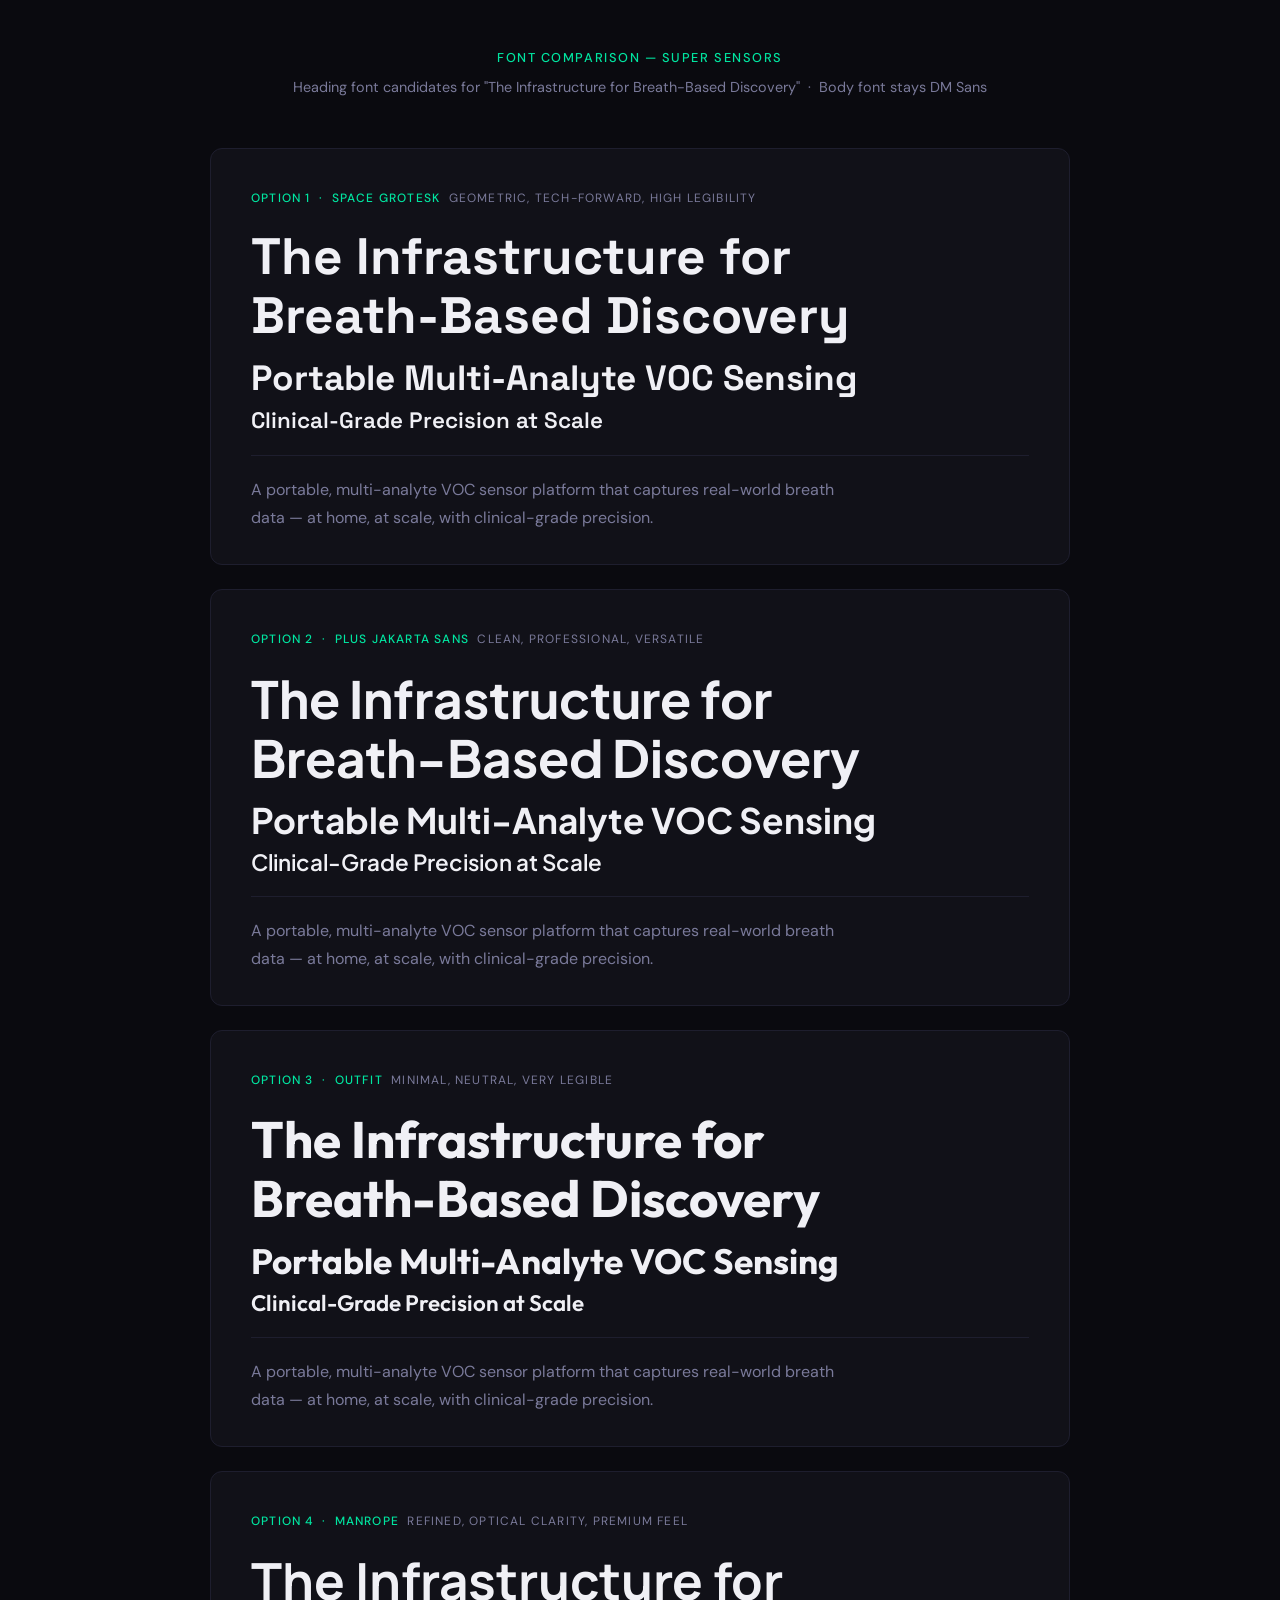
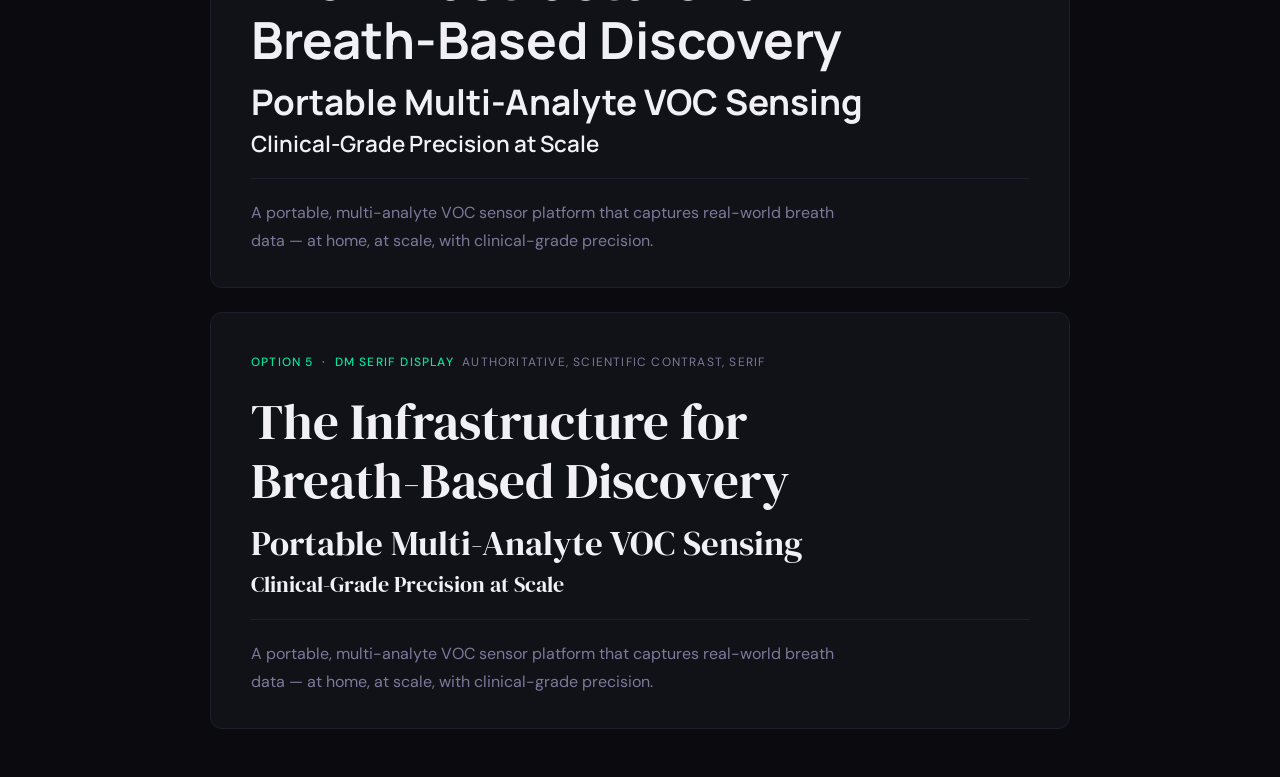
<file: font-test.html>
<!DOCTYPE html>
<html lang="en">
<head>
  <meta charset="UTF-8">
  <meta name="viewport" content="width=device-width, initial-scale=1.0">
  <title>Font Test — Super Sensors</title>
  <link href="https://fonts.googleapis.com/css2?family=Space+Grotesk:wght@400;600;700&family=Plus+Jakarta+Sans:wght@400;600;700&family=Outfit:wght@400;600;700&family=Manrope:wght@400;600;700;800&family=DM+Serif+Display&family=DM+Sans:wght@300;400;500&display=swap" rel="stylesheet">
  <style>
    :root {
      --color-bg:      #0A0A0F;
      --color-surface: #111118;
      --color-border:  #1E1E2E;
      --color-accent:  #00E5A0;
      --color-text:    #F0F0F5;
      --color-muted:   #7A7A9A;
    }

    *, *::before, *::after { box-sizing: border-box; margin: 0; padding: 0; }

    body {
      background: var(--color-bg);
      color: var(--color-text);
      font-family: 'DM Sans', sans-serif;
      font-weight: 400;
      line-height: 1.6;
      -webkit-font-smoothing: antialiased;
      padding: 3rem 1.5rem;
    }

    .page-title {
      font-family: 'DM Sans', sans-serif;
      font-size: 0.8rem;
      font-weight: 500;
      letter-spacing: 0.12em;
      text-transform: uppercase;
      color: var(--color-accent);
      text-align: center;
      margin-bottom: 0.5rem;
    }

    .page-subtitle {
      font-family: 'DM Sans', sans-serif;
      font-size: 0.9rem;
      color: var(--color-muted);
      text-align: center;
      margin-bottom: 3rem;
    }

    .current-label {
      display: inline-block;
      font-family: 'DM Sans', sans-serif;
      font-size: 0.7rem;
      font-weight: 600;
      letter-spacing: 0.1em;
      text-transform: uppercase;
      color: var(--color-muted);
      background: var(--color-border);
      padding: 0.2rem 0.5rem;
      border-radius: 3px;
      margin-left: 0.6rem;
      vertical-align: middle;
    }

    .cards {
      display: flex;
      flex-direction: column;
      gap: 1.5rem;
      max-width: 860px;
      margin: 0 auto;
    }

    .card {
      background: var(--color-surface);
      border: 1px solid var(--color-border);
      border-radius: 12px;
      padding: 2.5rem 2.5rem 2rem;
    }

    .card-meta {
      font-family: 'DM Sans', sans-serif;
      font-size: 0.75rem;
      font-weight: 500;
      letter-spacing: 0.1em;
      text-transform: uppercase;
      color: var(--color-accent);
      margin-bottom: 1.25rem;
    }

    .card-meta span {
      color: var(--color-muted);
      font-weight: 400;
    }

    .display-heading {
      font-size: clamp(2rem, 4vw, 3.2rem);
      font-weight: 700;
      line-height: 1.15;
      color: var(--color-text);
      margin-bottom: 0.75rem;
    }

    .sub-heading {
      font-size: clamp(1.5rem, 3vw, 2.2rem);
      font-weight: 700;
      line-height: 1.2;
      color: var(--color-text);
      margin-bottom: 0.5rem;
    }

    .small-heading {
      font-size: clamp(1.1rem, 2vw, 1.4rem);
      font-weight: 600;
      line-height: 1.2;
      color: var(--color-text);
      margin-bottom: 1rem;
    }

    .body-sample {
      font-family: 'DM Sans', sans-serif;
      font-size: 1rem;
      color: var(--color-muted);
      line-height: 1.75;
      max-width: 600px;
    }

    /* Font-specific overrides */
    .font-space-grotesk  { font-family: 'Space Grotesk', sans-serif; }
    .font-plus-jakarta   { font-family: 'Plus Jakarta Sans', sans-serif; }
    .font-outfit         { font-family: 'Outfit', sans-serif; }
    .font-manrope        { font-family: 'Manrope', sans-serif; }
    .font-dm-serif       { font-family: 'DM Serif Display', serif; font-weight: 400; }
    .font-dm-serif.display-heading { font-size: clamp(2rem, 4vw, 3.4rem); }
    .font-dm-serif.sub-heading     { font-weight: 400; }
    .font-dm-serif.small-heading   { font-weight: 400; }

    .divider {
      border: none;
      border-top: 1px solid var(--color-border);
      margin: 1.25rem 0;
    }
  </style>
</head>
<body>

  <p class="page-title">Font Comparison — Super Sensors</p>
  <p class="page-subtitle">Heading font candidates for "The Infrastructure for Breath-Based Discovery" &nbsp;·&nbsp; Body font stays DM Sans</p>

  <div class="cards">

    <!-- 1. Space Grotesk -->
    <div class="card">
      <div class="card-meta">Option 1 &nbsp;·&nbsp; Space Grotesk &nbsp;<span>geometric, tech-forward, high legibility</span></div>
      <h1 class="display-heading font-space-grotesk">The Infrastructure for<br>Breath-Based Discovery</h1>
      <h2 class="sub-heading font-space-grotesk">Portable Multi-Analyte VOC Sensing</h2>
      <h3 class="small-heading font-space-grotesk">Clinical-Grade Precision at Scale</h3>
      <hr class="divider">
      <p class="body-sample">A portable, multi-analyte VOC sensor platform that captures real-world breath data — at home, at scale, with clinical-grade precision.</p>
    </div>

    <!-- 2. Plus Jakarta Sans -->
    <div class="card">
      <div class="card-meta">Option 2 &nbsp;·&nbsp; Plus Jakarta Sans &nbsp;<span>clean, professional, versatile</span></div>
      <h1 class="display-heading font-plus-jakarta">The Infrastructure for<br>Breath-Based Discovery</h1>
      <h2 class="sub-heading font-plus-jakarta">Portable Multi-Analyte VOC Sensing</h2>
      <h3 class="small-heading font-plus-jakarta">Clinical-Grade Precision at Scale</h3>
      <hr class="divider">
      <p class="body-sample">A portable, multi-analyte VOC sensor platform that captures real-world breath data — at home, at scale, with clinical-grade precision.</p>
    </div>

    <!-- 3. Outfit -->
    <div class="card">
      <div class="card-meta">Option 3 &nbsp;·&nbsp; Outfit &nbsp;<span>minimal, neutral, very legible</span></div>
      <h1 class="display-heading font-outfit">The Infrastructure for<br>Breath-Based Discovery</h1>
      <h2 class="sub-heading font-outfit">Portable Multi-Analyte VOC Sensing</h2>
      <h3 class="small-heading font-outfit">Clinical-Grade Precision at Scale</h3>
      <hr class="divider">
      <p class="body-sample">A portable, multi-analyte VOC sensor platform that captures real-world breath data — at home, at scale, with clinical-grade precision.</p>
    </div>

    <!-- 4. Manrope -->
    <div class="card">
      <div class="card-meta">Option 4 &nbsp;·&nbsp; Manrope &nbsp;<span>refined, optical clarity, premium feel</span></div>
      <h1 class="display-heading font-manrope">The Infrastructure for<br>Breath-Based Discovery</h1>
      <h2 class="sub-heading font-manrope">Portable Multi-Analyte VOC Sensing</h2>
      <h3 class="small-heading font-manrope">Clinical-Grade Precision at Scale</h3>
      <hr class="divider">
      <p class="body-sample">A portable, multi-analyte VOC sensor platform that captures real-world breath data — at home, at scale, with clinical-grade precision.</p>
    </div>

    <!-- 5. DM Serif Display -->
    <div class="card">
      <div class="card-meta">Option 5 &nbsp;·&nbsp; DM Serif Display &nbsp;<span>authoritative, scientific contrast, serif</span></div>
      <h1 class="display-heading font-dm-serif">The Infrastructure for<br>Breath-Based Discovery</h1>
      <h2 class="sub-heading font-dm-serif">Portable Multi-Analyte VOC Sensing</h2>
      <h3 class="small-heading font-dm-serif">Clinical-Grade Precision at Scale</h3>
      <hr class="divider">
      <p class="body-sample">A portable, multi-analyte VOC sensor platform that captures real-world breath data — at home, at scale, with clinical-grade precision.</p>
    </div>

  </div>

</body>
</html>
</file>
